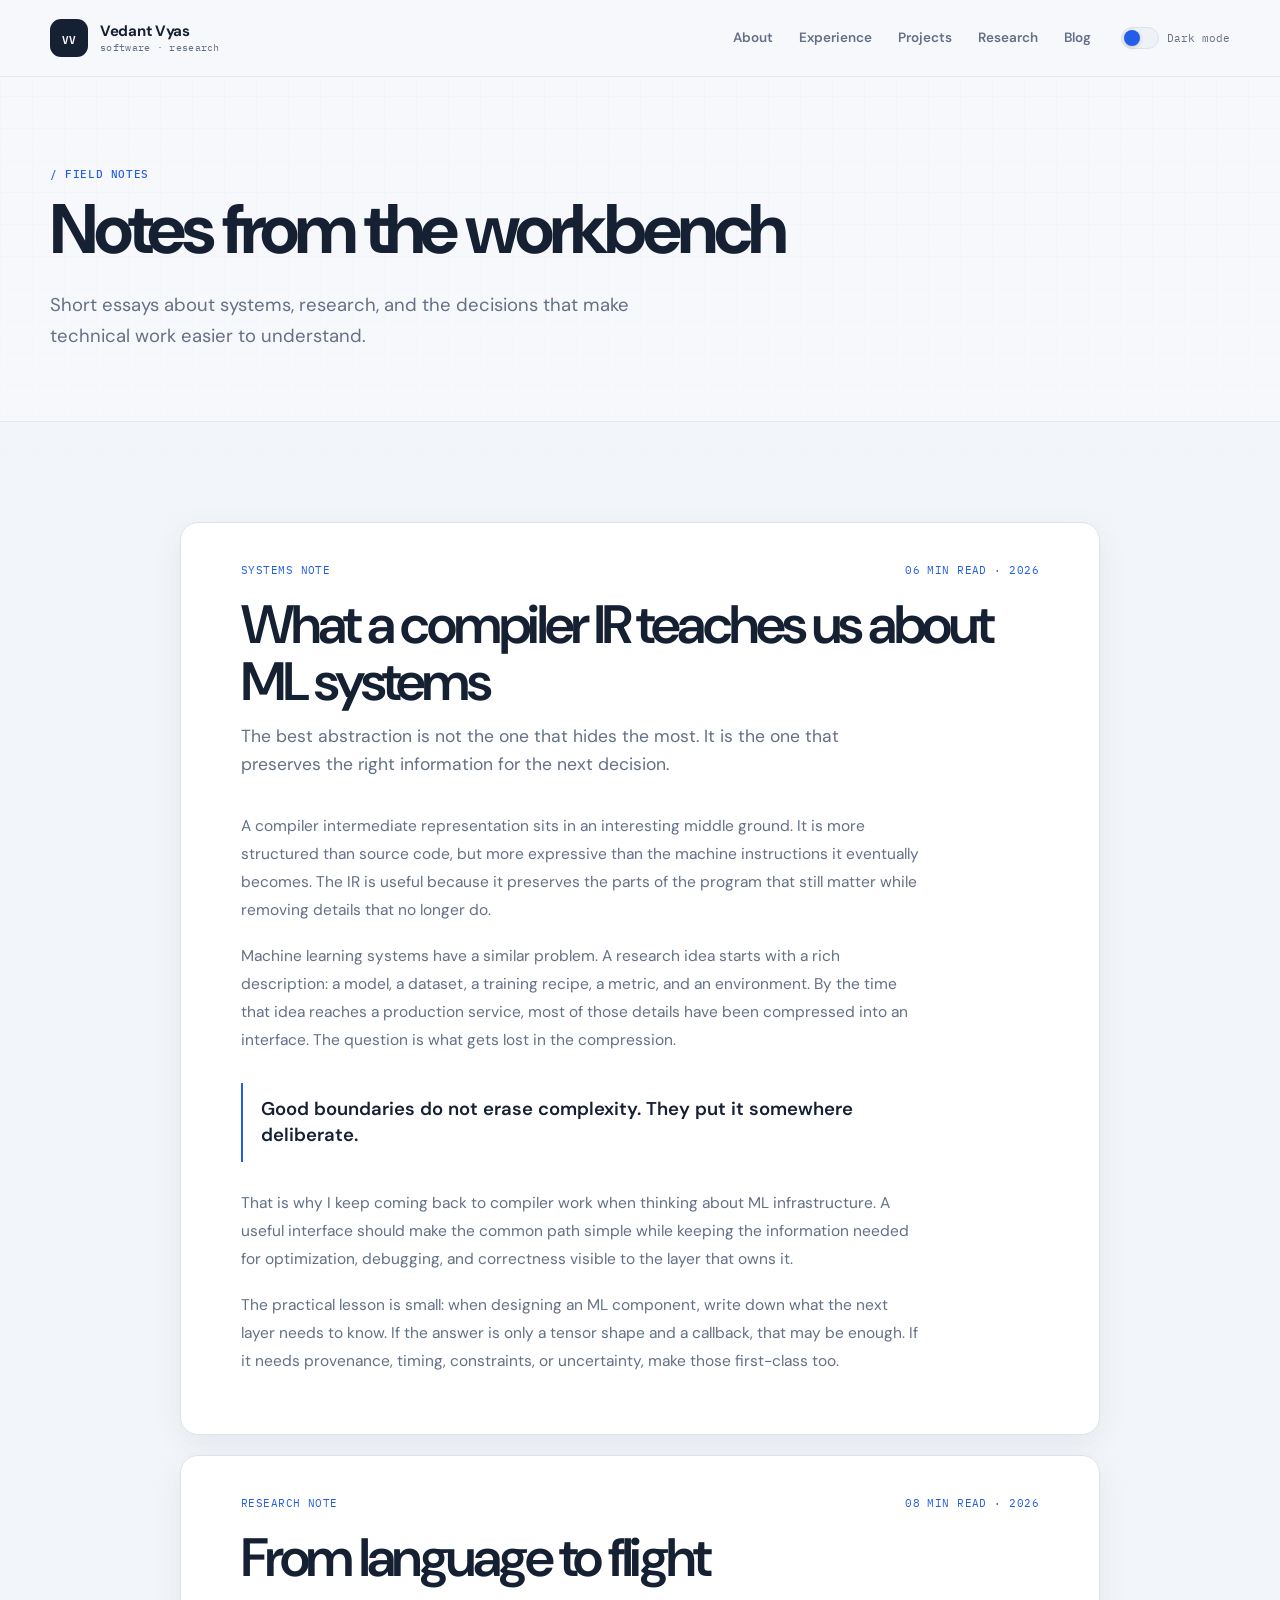
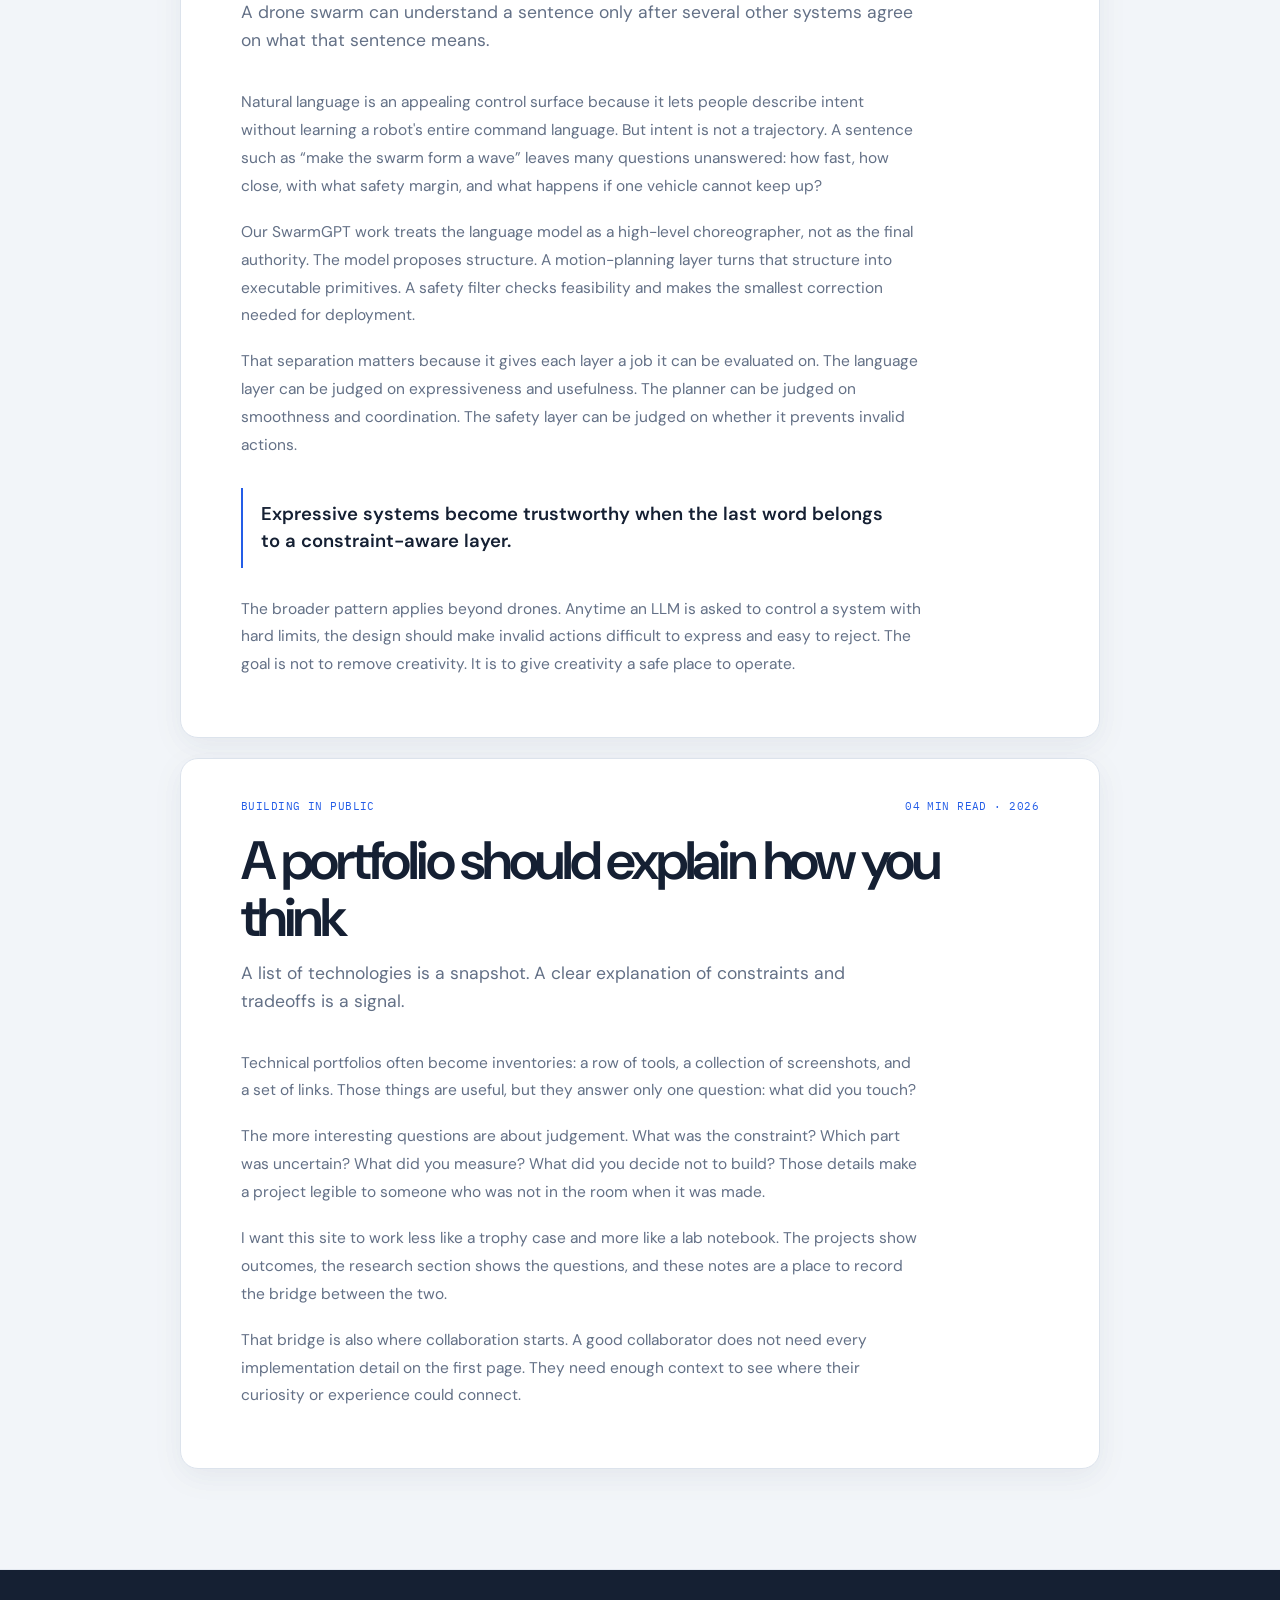
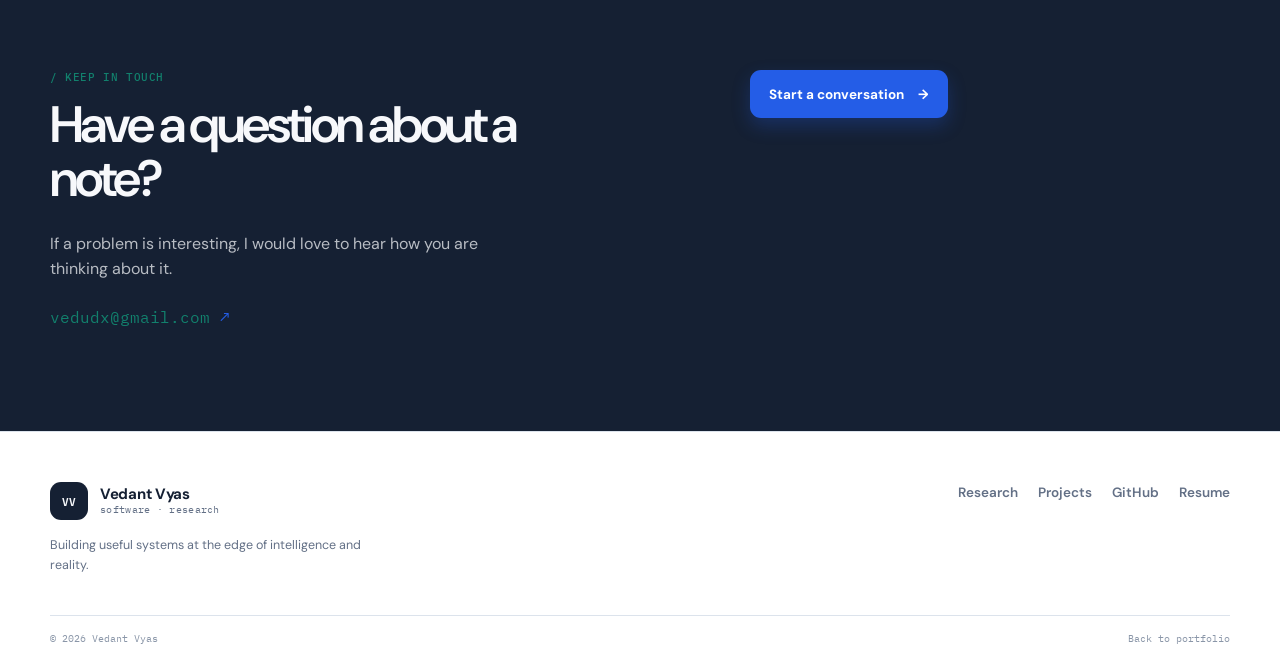
<file: blog.html>
<!DOCTYPE html>
<html lang="en">
  <head>
    <meta charset="UTF-8" />
    <meta name="viewport" content="width=device-width, initial-scale=1.0" />
    <meta name="description" content="Notes by Vedant Vyas on systems, machine learning, robotics, and building software." />
    <title>Notes | Vedant Vyas</title>
    <link rel="preconnect" href="https://fonts.googleapis.com" />
    <link rel="preconnect" href="https://fonts.gstatic.com" crossorigin />
    <link href="https://fonts.googleapis.com/css2?family=DM+Sans:wght@400;500;600;700&family=IBM+Plex+Mono:wght@400;500;600&display=swap" rel="stylesheet" />
    <link rel="stylesheet" href="css/style.css" />
    <script>document.documentElement.dataset.theme = localStorage.getItem('theme') || 'light';</script>
  </head>
  <body>
    <a class="skip-link" href="#main-content">Skip to content</a>
    <header class="site-header"><div class="container nav-shell"><a class="brand" href="index.html#top" aria-label="Vedant Vyas home"><span class="brand-mark">VV</span><span class="brand-copy"><strong>Vedant Vyas</strong><small>software · research</small></span></a><nav class="site-nav" aria-label="Primary navigation"><a href="index.html#about">About</a><a href="index.html#experience">Experience</a><a href="index.html#projects">Projects</a><a href="index.html#research">Research</a><a href="blog.html">Blog</a></nav><div class="nav-actions"><button class="theme-toggle" id="theme-toggle" type="button" aria-pressed="false" aria-label="Switch to dark mode"><span class="theme-toggle__track" aria-hidden="true"><span class="theme-toggle__thumb"></span></span><span id="theme-label">Dark mode</span></button><button class="menu-toggle" id="menu-toggle" type="button" aria-expanded="false" aria-controls="mobile-menu" aria-label="Open menu"><span></span><span></span></button></div></div><nav class="mobile-menu" id="mobile-menu" aria-label="Mobile navigation"><a href="index.html#about">About</a><a href="index.html#experience">Experience</a><a href="index.html#projects">Projects</a><a href="index.html#research">Research</a><a href="blog.html">Blog</a><a href="assets/Resume_Vedant_Vyas_Software_Engineer_2026-09.pdf">Download resume</a></nav></header>

    <main id="main-content">
      <section class="section blog-hero"><div class="container"><p class="section-index">/ field notes</p><h1 class="heading-primary">Notes from the workbench</h1><p class="hero-lede">Short essays about systems, research, and the decisions that make technical work easier to understand.</p></div></section>
      <section class="section section--tint"><div class="container blog-articles">
        <article class="blog-article" id="compiler-ir"><div class="blog-article__meta"><span>Systems note</span><span>06 min read · 2026</span></div><h2>What a compiler IR teaches us about ML systems</h2><p class="blog-article__dek">The best abstraction is not the one that hides the most. It is the one that preserves the right information for the next decision.</p><div class="blog-article__body"><p>A compiler intermediate representation sits in an interesting middle ground. It is more structured than source code, but more expressive than the machine instructions it eventually becomes. The IR is useful because it preserves the parts of the program that still matter while removing details that no longer do.</p><p>Machine learning systems have a similar problem. A research idea starts with a rich description: a model, a dataset, a training recipe, a metric, and an environment. By the time that idea reaches a production service, most of those details have been compressed into an interface. The question is what gets lost in the compression.</p><blockquote>Good boundaries do not erase complexity. They put it somewhere deliberate.</blockquote><p>That is why I keep coming back to compiler work when thinking about ML infrastructure. A useful interface should make the common path simple while keeping the information needed for optimization, debugging, and correctness visible to the layer that owns it.</p><p>The practical lesson is small: when designing an ML component, write down what the next layer needs to know. If the answer is only a tensor shape and a callback, that may be enough. If it needs provenance, timing, constraints, or uncertainty, make those first-class too.</p></div></article>
        <article class="blog-article" id="language-to-flight"><div class="blog-article__meta"><span>Research note</span><span>08 min read · 2026</span></div><h2>From language to flight</h2><p class="blog-article__dek">A drone swarm can understand a sentence only after several other systems agree on what that sentence means.</p><div class="blog-article__body"><p>Natural language is an appealing control surface because it lets people describe intent without learning a robot's entire command language. But intent is not a trajectory. A sentence such as “make the swarm form a wave” leaves many questions unanswered: how fast, how close, with what safety margin, and what happens if one vehicle cannot keep up?</p><p>Our SwarmGPT work treats the language model as a high-level choreographer, not as the final authority. The model proposes structure. A motion-planning layer turns that structure into executable primitives. A safety filter checks feasibility and makes the smallest correction needed for deployment.</p><p>That separation matters because it gives each layer a job it can be evaluated on. The language layer can be judged on expressiveness and usefulness. The planner can be judged on smoothness and coordination. The safety layer can be judged on whether it prevents invalid actions.</p><blockquote>Expressive systems become trustworthy when the last word belongs to a constraint-aware layer.</blockquote><p>The broader pattern applies beyond drones. Anytime an LLM is asked to control a system with hard limits, the design should make invalid actions difficult to express and easy to reject. The goal is not to remove creativity. It is to give creativity a safe place to operate.</p></div></article>
        <article class="blog-article" id="portfolio"><div class="blog-article__meta"><span>Building in public</span><span>04 min read · 2026</span></div><h2>A portfolio should explain how you think</h2><p class="blog-article__dek">A list of technologies is a snapshot. A clear explanation of constraints and tradeoffs is a signal.</p><div class="blog-article__body"><p>Technical portfolios often become inventories: a row of tools, a collection of screenshots, and a set of links. Those things are useful, but they answer only one question: what did you touch?</p><p>The more interesting questions are about judgement. What was the constraint? Which part was uncertain? What did you measure? What did you decide not to build? Those details make a project legible to someone who was not in the room when it was made.</p><p>I want this site to work less like a trophy case and more like a lab notebook. The projects show outcomes, the research section shows the questions, and these notes are a place to record the bridge between the two.</p><p>That bridge is also where collaboration starts. A good collaborator does not need every implementation detail on the first page. They need enough context to see where their curiosity or experience could connect.</p></div></article>
      </div></section>
      <section class="section contact-section"><div class="container contact-grid"><div><p class="section-index">/ keep in touch</p><h2>Have a question about a note?</h2><p class="contact-lede">If a problem is interesting, I would love to hear how you are thinking about it.</p><a class="contact-email" href="mailto:vedudx@gmail.com">vedudx@gmail.com <span>↗</span></a></div><div><a class="button button--primary" href="index.html#contact">Start a conversation <span>→</span></a></div></div></section>
    </main>

    <footer class="site-footer"><div class="container site-footer__inner"><div><a class="brand brand--footer" href="index.html#top"><span class="brand-mark">VV</span><span class="brand-copy"><strong>Vedant Vyas</strong><small>software · research</small></span></a><p>Building useful systems at the edge of intelligence and reality.</p></div><div class="footer-links"><a href="index.html#research">Research</a><a href="index.html#projects">Projects</a><a href="https://github.com/vedudx" target="_blank" rel="noreferrer noopener">GitHub</a><a href="assets/Resume_Vedant_Vyas_Software_Engineer_2026-09.pdf">Resume</a></div></div><div class="container site-footer__bottom"><span>© 2026 Vedant Vyas</span><span><a href="index.html">Back to portfolio</a></span></div></footer>
    <script src="index.js"></script>
  </body>
</html>
</file>
<file: css/style.css>
:root {
  --bg: #f7f8fb;
  --surface: #ffffff;
  --surface-2: #eef2f7;
  --surface-3: #e5ebf2;
  --text: #152033;
  --muted: #637086;
  --muted-2: #8a96a8;
  --line: #dce3ec;
  --accent: #245de7;
  --accent-strong: #1545b5;
  --accent-soft: #e6edff;
  --green: #12806d;
  --green-soft: #def4ec;
  --shadow: 0 18px 60px rgba(26, 43, 73, 0.09);
  --shadow-soft: 0 8px 30px rgba(26, 43, 73, 0.07);
  --radius: 18px;
  --mono: "IBM Plex Mono", SFMono-Regular, Consolas, monospace;
  --sans: "DM Sans", -apple-system, BlinkMacSystemFont, "Segoe UI", sans-serif;
}

[data-theme="dark"] {
  --bg: #101621;
  --surface: #172131;
  --surface-2: #1d2939;
  --surface-3: #253246;
  --text: #e9eef7;
  --muted: #a7b2c4;
  --muted-2: #7f8da2;
  --line: #2b3a4e;
  --accent: #78a2ff;
  --accent-strong: #9ab9ff;
  --accent-soft: #1b315d;
  --green: #70d5bb;
  --green-soft: #173a37;
  --shadow: 0 18px 60px rgba(0, 0, 0, 0.24);
  --shadow-soft: 0 8px 30px rgba(0, 0, 0, 0.2);
}

*, *::before, *::after { box-sizing: border-box; }
html { font-size: 62.5%; scroll-behavior: smooth; }
body { margin: 0; min-width: 320px; background: var(--bg); color: var(--text); font-family: var(--sans); font-size: 1.6rem; line-height: 1.6; overflow-x: hidden; transition: background .25s ease, color .25s ease; }
body::before { content: ""; position: fixed; inset: 0; pointer-events: none; z-index: -1; opacity: .38; background-image: linear-gradient(var(--line) 1px, transparent 1px), linear-gradient(90deg, var(--line) 1px, transparent 1px); background-size: 32px 32px; mask-image: linear-gradient(to bottom, rgba(0,0,0,.48), transparent 60%); }
img { max-width: 100%; }
a { color: inherit; text-decoration: none; }
button, input, textarea { font: inherit; }
button { cursor: pointer; }
.container { width: min(118rem, calc(100% - 5.6rem)); margin: 0 auto; }
.skip-link { position: fixed; top: 1.2rem; left: 1.2rem; z-index: 2000; transform: translateY(-160%); padding: 1rem 1.4rem; border-radius: .8rem; background: var(--accent); color: #fff; font-weight: 700; }
.skip-link:focus { transform: translateY(0); }

.site-header { position: sticky; top: 0; z-index: 1000; border-bottom: 1px solid color-mix(in srgb, var(--line) 76%, transparent); background: color-mix(in srgb, var(--bg) 86%, transparent); backdrop-filter: blur(18px); }
.nav-shell { min-height: 7.6rem; display: flex; align-items: center; justify-content: space-between; gap: 3rem; }
.brand { display: inline-flex; align-items: center; gap: 1.2rem; min-width: max-content; }
.brand-mark { display: grid; place-items: center; width: 3.8rem; height: 3.8rem; border-radius: 1.1rem; background: var(--text); color: var(--bg); font: 600 1.05rem var(--mono); letter-spacing: 0; }
.brand-copy { display: grid; gap: .05rem; line-height: 1.2; }
.brand-copy strong { font-size: 1.5rem; letter-spacing: -.02em; }
.brand-copy small { color: var(--muted); font: 1rem var(--mono); letter-spacing: .03em; }
.site-nav { display: flex; align-items: center; gap: 2.6rem; margin-left: auto; }
.site-nav a, .footer-links a { color: var(--muted); font-size: 1.35rem; font-weight: 600; transition: color .2s ease; }
.site-nav a:hover, .footer-links a:hover, .hero-links a:hover, .text-link:hover { color: var(--accent); }
.nav-actions { display: flex; align-items: center; gap: 1.8rem; }
.theme-toggle { display: inline-flex; align-items: center; gap: .8rem; padding: .4rem 0; border: 0; background: transparent; color: var(--muted); font: 1.1rem var(--mono); white-space: nowrap; }
.theme-toggle__track { display: flex; align-items: center; width: 3.8rem; height: 2.2rem; padding: .2rem; border: 1px solid var(--line); border-radius: 99rem; background: var(--surface-2); }
.theme-toggle__thumb { width: 1.6rem; height: 1.6rem; border-radius: 50%; background: var(--accent); box-shadow: 0 1px 4px rgba(0,0,0,.18); transition: transform .25s ease; }
[aria-pressed="true"] .theme-toggle__thumb { transform: translateX(1.6rem); }
.menu-toggle { display: none; width: 3.6rem; height: 3.6rem; padding: .8rem; border: 1px solid var(--line); border-radius: 1rem; background: var(--surface); }
.menu-toggle span { display: block; width: 100%; height: 1px; margin: .45rem 0; background: var(--text); }
.mobile-menu { display: none; padding: 1.2rem 2.8rem 2rem; border-top: 1px solid var(--line); background: var(--bg); }
.mobile-menu a { display: block; padding: 1.1rem 0; border-bottom: 1px solid var(--line); color: var(--muted); font-size: 1.5rem; font-weight: 600; }
.mobile-menu a:last-child { border-bottom: 0; color: var(--accent); }

.hero { position: relative; padding: 10.5rem 0 3rem; }
.hero-grid { display: grid; grid-template-columns: minmax(0, 1.04fr) minmax(34rem, .96fr); align-items: center; gap: 8rem; min-height: 62rem; }
.eyebrow, .section-index, .signal-card__label, .hero-visual__topline, .hero-strip, .project-card__meta, .publication-card__top, .blog-card__meta, .experience-item__date, .experience-tag, .skills-band > span, .research-thread__label { color: var(--muted-2); font: 500 1.1rem var(--mono); letter-spacing: .055em; text-transform: uppercase; }
.eyebrow { display: flex; align-items: center; gap: 1rem; margin: 0 0 2rem; }
.eyebrow-dot, .status-dot { width: .8rem; height: .8rem; border-radius: 50%; background: var(--green); box-shadow: 0 0 0 .4rem var(--green-soft); }
.status-dot { position: relative; flex: 0 0 auto; animation: statusPulse 3.2s ease-in-out infinite; }
.status-dot::after { content: ""; position: absolute; inset: -.75rem; border: 2px solid color-mix(in srgb, var(--green) 74%, transparent); border-radius: 50%; opacity: 0; animation: statusRing 3.2s ease-out infinite; }
.hero h1 { max-width: 69rem; margin: 0; color: var(--text); font-size: clamp(4.6rem, 6vw, 8.3rem); font-weight: 600; letter-spacing: -.07em; line-height: .98; }
.hero-lede { max-width: 58rem; margin: 3rem 0 0; color: var(--muted); font-size: 1.85rem; line-height: 1.65; }
.hero-actions { display: flex; align-items: center; flex-wrap: wrap; gap: 1rem; margin-top: 3.4rem; }
.button { display: inline-flex; align-items: center; justify-content: center; gap: 1.4rem; min-height: 4.8rem; padding: 1.2rem 1.8rem; border: 1px solid transparent; border-radius: 1.1rem; font-size: 1.35rem; font-weight: 700; transition: transform .2s ease, border-color .2s ease, background .2s ease, color .2s ease; }
.button:hover { transform: translateY(-2px); }
.button--primary { background: var(--accent); color: #fff; box-shadow: 0 8px 18px color-mix(in srgb, var(--accent) 26%, transparent); }
.button--primary:hover { background: var(--accent-strong); }
.button--quiet { border-color: var(--line); background: var(--surface); color: var(--text); }
.button--quiet:hover { border-color: var(--accent); color: var(--accent); }
.hero-links { display: flex; flex-wrap: wrap; gap: 2.2rem; margin-top: 3.6rem; }
.hero-links a { color: var(--muted); font: 1.25rem var(--mono); transition: color .2s ease; }
.hero-links span, .text-link span, .contact-email span { color: var(--accent); }
.hero-visual { position: relative; min-height: 47rem; overflow: hidden; border: 1px solid var(--line); border-radius: 2.2rem; background: linear-gradient(135deg, var(--surface) 0%, var(--surface-2) 100%); box-shadow: var(--shadow); }
.hero-visual__topline { position: absolute; top: 2rem; left: 2.4rem; right: 2.4rem; display: flex; justify-content: space-between; gap: 1rem; font-size: .95rem; }
.hero-visual__grid { position: absolute; inset: 0; opacity: .6; background-image: linear-gradient(var(--line) 1px, transparent 1px), linear-gradient(90deg, var(--line) 1px, transparent 1px); background-size: 5.4rem 5.4rem; mask-image: radial-gradient(circle at 55% 48%, #000 0%, transparent 68%); }
.hero-visual__scan { position: absolute; top: -12rem; left: -18%; width: 136%; height: 1px; transform: rotate(-15deg); background: linear-gradient(90deg, transparent, color-mix(in srgb, var(--accent) 78%, transparent), transparent); box-shadow: 0 0 1.6rem color-mix(in srgb, var(--accent) 40%, transparent); opacity: 0; animation: heroScan 5.8s ease-in-out infinite; }
.signal-card { position: absolute; border: 1px solid var(--line); border-radius: 1.6rem; background: color-mix(in srgb, var(--surface) 92%, transparent); box-shadow: var(--shadow-soft); backdrop-filter: blur(8px); }
.signal-card--main { top: 10rem; left: 7%; right: 13%; padding: 2.4rem; }
.signal-card--main strong { display: block; margin: 1.4rem 0 .8rem; font-size: 2.8rem; letter-spacing: -.04em; line-height: 1.12; }
.signal-card--main p { max-width: 35rem; margin: 0; color: var(--muted); font-size: 1.35rem; line-height: 1.55; }
.signal-card__footer { display: flex; align-items: center; gap: 1rem; margin-top: 2.2rem; padding-top: 1.4rem; border-top: 1px solid var(--line); color: var(--muted); font: 1rem var(--mono); }
.signal-card--side { right: 5%; bottom: 6.5rem; width: 15.5rem; padding: 1.5rem; }
.signal-card--side ul { display: grid; gap: .8rem; margin: 1.4rem 0 0; padding: 0; list-style: none; font: 1.2rem var(--mono); }
.signal-card--side li { display: flex; gap: 1rem; }
.signal-card--side li span { color: var(--accent); }
.hero-visual__notation { position: absolute; bottom: 2rem; left: 2.4rem; color: var(--muted-2); font: 1rem var(--mono); }
.hero-strip { display: flex; align-items: center; gap: 1.5rem; padding: 1.8rem 0 0; border-top: 1px solid var(--line); }
.hero-strip strong { color: var(--text); font-size: 1.25rem; font-weight: 600; text-transform: none; letter-spacing: 0; }
.hero-strip__divider { width: 3.2rem; height: 1px; background: var(--line); }
.hero-strip a { margin-left: auto; color: var(--accent); font-size: 1.2rem; text-transform: none; letter-spacing: 0; }

.section { padding: 10rem 0; }
.section--tint { background: color-mix(in srgb, var(--surface-2) 52%, transparent); border-top: 1px solid color-mix(in srgb, var(--line) 70%, transparent); border-bottom: 1px solid color-mix(in srgb, var(--line) 70%, transparent); }
.section-index { margin: 0 0 1.4rem; color: var(--accent); }
.section h2 { margin: 0; font-size: clamp(3.2rem, 4vw, 5.3rem); font-weight: 600; letter-spacing: -.06em; line-height: 1.05; }
.about-layout { display: grid; grid-template-columns: .8fr 1.2fr; gap: 12rem; }
.section-intro h2 { max-width: 45rem; }
.about-copy > p { max-width: 67rem; margin: 0 0 1.8rem; color: var(--muted); font-size: 1.7rem; line-height: 1.75; }
.about-copy em { color: var(--text); font-style: normal; }
.principles { display: grid; grid-template-columns: repeat(3, 1fr); gap: 1.2rem; margin-top: 4.4rem; }
.principles > div { display: grid; gap: .55rem; padding-top: 1.4rem; border-top: 1px solid var(--line); }
.principles span { color: var(--accent); font: 1rem var(--mono); }
.principles strong { font-size: 1.3rem; line-height: 1.3; }
.principles small { color: var(--muted); font-size: 1.15rem; line-height: 1.45; }
.section-heading { display: flex; align-items: end; justify-content: space-between; gap: 3rem; margin-bottom: 5rem; }
.section-heading__note { max-width: 28rem; margin: 0; color: var(--muted); font-size: 1.35rem; line-height: 1.5; text-align: right; }
.text-link { display: inline-flex; align-items: center; gap: .8rem; width: max-content; color: var(--accent); font-size: 1.3rem; font-weight: 700; transition: color .2s ease; }

.experience-list { position: relative; max-width: 100rem; margin-left: 19rem; border-left: 1px solid var(--line); }
.experience-item { position: relative; display: grid; grid-template-columns: 17rem 1fr; gap: 3.2rem; padding: 0 0 4rem 3.2rem; }
.experience-item:last-child { padding-bottom: 0; }
.experience-item__date { padding-top: .4rem; font-size: 1rem; text-align: right; }
.experience-item__marker { position: absolute; top: .5rem; left: -.45rem; width: .9rem; height: .9rem; border: 2px solid var(--bg); border-radius: 50%; background: var(--line); box-shadow: 0 0 0 1px var(--line); }
.experience-item--current .experience-item__marker { background: var(--green); box-shadow: 0 0 0 .4rem var(--green-soft); }
.experience-item__body { padding: 2.2rem 2.4rem; border: 1px solid var(--line); border-radius: 1.5rem; background: var(--surface); box-shadow: var(--shadow-soft); }
.experience-item--current .experience-item__body { border-color: color-mix(in srgb, var(--green) 40%, var(--line)); }
.experience-item__top { display: flex; align-items: start; justify-content: space-between; gap: 2rem; }
.experience-item h3 { margin: 0; font-size: 1.8rem; letter-spacing: -.025em; line-height: 1.25; }
.experience-item p { margin: .5rem 0 0; color: var(--muted); font-size: 1.3rem; }
.experience-item p span { color: var(--accent); }
.experience-item ul { display: grid; gap: .6rem; margin: 1.8rem 0 0; padding: 1.8rem 0 0 1.8rem; border-top: 1px solid var(--line); color: var(--muted); font-size: 1.35rem; line-height: 1.6; }
.experience-item li::marker { color: var(--accent); }
.experience-tag { flex: 0 0 auto; padding: .45rem .7rem; border: 1px solid var(--line); border-radius: .6rem; color: var(--accent); font-size: .9rem; letter-spacing: .02em; }
.skills-band { display: grid; grid-template-columns: 12rem 1fr; gap: 2rem; align-items: start; margin: 6rem 0 0 19rem; padding-top: 2rem; border-top: 1px solid var(--line); }
.skill-list { display: flex; flex-wrap: wrap; gap: .7rem; }
.skill-list span { padding: .65rem .9rem; border: 1px solid var(--line); border-radius: .7rem; color: var(--muted); background: var(--surface); font: 1.1rem var(--mono); }

.project-grid { display: grid; grid-template-columns: repeat(2, 1fr); gap: 2rem; }
.project-card { overflow: hidden; border: 1px solid var(--line); border-radius: var(--radius); background: var(--surface); box-shadow: var(--shadow-soft); }
.project-card__visual { position: relative; display: grid; place-items: center; min-height: 20rem; overflow: hidden; background: #dce8f3; }
.project-card__visual--dark { background: #1a2230; }
.project-card__visual--terminal { background: #d9e5dc; }
.project-card__visual img { width: 62%; max-height: 16rem; object-fit: contain; transition: transform .35s ease; }
.project-card:hover .project-card__visual img { transform: scale(1.04); }
.project-card__number { position: absolute; top: 1.4rem; right: 1.4rem; color: rgba(21,32,51,.55); font: 1.1rem var(--mono); }
.project-card__visual--dark .project-card__number { color: rgba(255,255,255,.55); }
.project-card__body { padding: 2.4rem; }
.project-card__meta { display: flex; justify-content: space-between; gap: 1rem; font-size: 1rem; }
.project-card h3 { margin: 1.3rem 0 .8rem; font-size: 2rem; letter-spacing: -.035em; }
.project-card p { min-height: 4.8rem; margin: 0 0 1.8rem; color: var(--muted); font-size: 1.35rem; line-height: 1.6; }

.research-overview { display: grid; grid-template-columns: 1fr 1fr; gap: 8rem; align-items: end; margin-bottom: 3.2rem; }
.research-overview > div:first-child p { max-width: 58rem; margin: 0; color: var(--muted); font-size: 1.8rem; line-height: 1.65; }
.metrics { display: flex; justify-content: end; gap: 3rem; }
.metrics div { display: grid; gap: .2rem; min-width: 8rem; padding-left: 1.5rem; border-left: 1px solid var(--line); }
.metrics strong { font-size: 2.8rem; font-weight: 600; letter-spacing: -.05em; }
.metrics span { color: var(--muted); font: 1rem var(--mono); text-transform: uppercase; }
.publication-grid { display: grid; grid-template-columns: repeat(2, 1fr); gap: 1.4rem; }
.publication-card { display: flex; flex-direction: column; min-height: 29rem; padding: 2.4rem; border: 1px solid var(--line); border-radius: 1.5rem; background: var(--surface); transition: transform .2s ease, border-color .2s ease; }
.publication-card:hover { transform: translateY(-3px); border-color: var(--accent); }
.publication-card--featured { background: linear-gradient(135deg, var(--accent-soft), var(--surface)); }
.publication-card__top { display: flex; justify-content: space-between; gap: 1rem; font-size: .95rem; line-height: 1.4; }
.citation-count { color: var(--green); white-space: nowrap; }
.publication-card h3 { margin: 2.6rem 0 1.1rem; max-width: 62rem; font-size: 2rem; letter-spacing: -.035em; line-height: 1.25; }
.publication-card p { margin: 0 0 2rem; color: var(--muted); font-size: 1.3rem; line-height: 1.65; }
.publication-card .text-link { margin-top: auto; }
.research-thread { display: grid; grid-template-columns: 15rem 1fr auto; gap: 2rem; align-items: center; margin-top: 3.2rem; padding: 2rem 2.4rem; border: 1px solid var(--line); border-radius: 1.5rem; background: var(--surface); }
.research-thread__label { color: var(--green); }
.research-thread h3 { margin: 0; font-size: 1.8rem; }
.research-thread p { margin: .3rem 0 0; color: var(--muted); font-size: 1.3rem; }

.blog-grid { display: grid; grid-template-columns: repeat(3, 1fr); gap: 1.4rem; }
.blog-card { display: flex; flex-direction: column; min-height: 28rem; padding: 2.4rem; border: 1px solid var(--line); border-radius: 1.5rem; background: var(--surface); }
.blog-card--accent { background: var(--accent); color: #fff; border-color: var(--accent); }
.blog-card--accent .blog-card__meta, .blog-card--accent p { color: rgba(255,255,255,.74); }
.blog-card--accent .text-link, .blog-card--accent .text-link span { color: #fff; }
.blog-card__meta { display: flex; justify-content: space-between; gap: 1rem; font-size: .95rem; }
.blog-card h3 { margin: 2.8rem 0 1rem; font-size: 2.1rem; letter-spacing: -.04em; line-height: 1.18; }
.blog-card p { margin: 0 0 2rem; color: var(--muted); font-size: 1.35rem; line-height: 1.6; }
.blog-card .text-link { margin-top: auto; }
.reveal-on-scroll { opacity: 0; transform: translateY(6px); transition: opacity .55s ease, transform .55s ease; }
.reveal-on-scroll.is-visible { opacity: 1; transform: translateY(0); }

.blog-hero { padding-top: 9rem; padding-bottom: 7rem; }
.blog-hero .heading-primary { max-width: 75rem; }
.blog-hero .hero-lede { max-width: 58rem; margin-top: 2.5rem; }
.blog-articles { display: grid; gap: 2rem; max-width: 92rem; }
.blog-article { scroll-margin-top: 10rem; padding: 4rem clamp(2.4rem, 5vw, 6rem); border: 1px solid var(--line); border-radius: 1.8rem; background: var(--surface); box-shadow: var(--shadow-soft); }
.blog-article__meta { display: flex; justify-content: space-between; gap: 2rem; color: var(--accent); font: 1.1rem var(--mono); letter-spacing: .04em; text-transform: uppercase; }
.blog-article h2 { max-width: 76rem; margin: 2rem 0 1.2rem; font-size: clamp(3rem, 5vw, 5.4rem); letter-spacing: -.06em; line-height: 1.05; }
.blog-article__dek { max-width: 68rem; margin: 0 0 3.5rem; color: var(--muted); font-size: 1.75rem; line-height: 1.6; }
.blog-article__body { max-width: 68rem; color: var(--muted); font-size: 1.55rem; line-height: 1.8; }
.blog-article__body p { margin: 0 0 1.8rem; }
.blog-article__body blockquote { margin: 2.8rem 0; padding: 1.3rem 1.8rem; border-left: 2px solid var(--accent); color: var(--text); font-size: 1.85rem; font-weight: 600; line-height: 1.45; }

.contact-section { background: var(--text); color: var(--bg); }
.contact-section .section-index { color: var(--green); }
.contact-grid { display: grid; grid-template-columns: 1fr .8fr; gap: 10rem; align-items: start; }
.contact-grid h2 { max-width: 52rem; color: var(--bg); }
.contact-lede { max-width: 44rem; margin: 2.5rem 0 2.3rem; color: color-mix(in srgb, var(--bg) 72%, transparent); font-size: 1.6rem; }
.contact-email { display: inline-flex; gap: 1rem; color: var(--green); font: 1.6rem var(--mono); }
.contact-form { display: grid; gap: .9rem; padding: 2.4rem; border: 1px solid rgba(255,255,255,.16); border-radius: 1.6rem; background: rgba(255,255,255,.06); }
.contact-form label { margin-top: .8rem; color: rgba(255,255,255,.7); font: 1.1rem var(--mono); text-transform: uppercase; }
.contact-form input, .contact-form textarea { width: 100%; border: 1px solid rgba(255,255,255,.14); border-radius: .9rem; padding: 1.15rem 1.2rem; outline: 0; resize: vertical; background: rgba(255,255,255,.08); color: #fff; }
.contact-form input::placeholder, .contact-form textarea::placeholder { color: rgba(255,255,255,.48); }
.contact-form input:focus, .contact-form textarea:focus { border-color: var(--green); box-shadow: 0 0 0 3px rgba(112,213,187,.14); }
.contact-form .button { justify-self: start; margin-top: 1rem; }

.site-footer { padding: 5rem 0 2rem; background: var(--surface); border-top: 1px solid var(--line); }
.site-footer__inner { display: flex; justify-content: space-between; gap: 4rem; }
.brand--footer { margin-bottom: 1.5rem; }
.site-footer__inner p { max-width: 32rem; margin: 0; color: var(--muted); font-size: 1.25rem; }
.footer-links { display: flex; align-items: start; flex-wrap: wrap; gap: 2rem; }
.site-footer__bottom { display: flex; justify-content: space-between; gap: 2rem; margin-top: 4rem; padding-top: 1.6rem; border-top: 1px solid var(--line); color: var(--muted-2); font: 1rem var(--mono); }

/* Compatibility styles for the older case-study pages kept in this repository. */
.header { position: sticky; top: 0; z-index: 1000; background: var(--bg); border-bottom: 1px solid var(--line); }
.header__content { display: flex; align-items: center; justify-content: space-between; width: min(118rem, calc(100% - 5.6rem)); min-height: 7.6rem; margin: 0 auto; }
.header__logo-container { display: flex; align-items: center; gap: 1.2rem; color: var(--text); }
.header__logo-img-cont { width: 3.8rem; height: 3.8rem; overflow: hidden; border-radius: 1.1rem; }
.header__logo-img { display: block; width: 100%; height: 100%; object-fit: cover; }
.header__logo-sub { font-weight: 700; }
.header__links { display: flex; gap: 2rem; margin: 0; padding: 0; list-style: none; }
.header__link { color: var(--muted); font-size: 1.3rem; font-weight: 600; }
.header__main-ham-menu-cont, .header__sm-menu { display: none; }
.main-container { width: min(118rem, calc(100% - 5.6rem)); margin: 0 auto; }
.heading-primary { margin: 0; font-size: clamp(4rem, 6vw, 7rem); letter-spacing: -.06em; line-height: 1; }
.heading-sm { font-size: 1.5rem; }
.text-primary { color: var(--muted); font-size: 1.8rem; }
.project-cs-hero { padding: 14rem 0 10rem; background: var(--surface-2); color: var(--text); }
.project-cs-hero__content { width: min(90rem, calc(100% - 5.6rem)); margin: 0 auto; text-align: center; }
.project-cs-hero__info { max-width: 65rem; margin: 2rem auto 0; }
.project-cs-hero__cta { margin-top: 3rem; }
.project-details { padding: 8rem 0; }
.project-details__content { max-width: 90rem; margin: 0 auto; }
.project-details__showcase-img-cont { margin-bottom: 5rem; }
.project-details__showcase-img { display: block; width: 100%; border-radius: 1.5rem; }
.project-details__content-main { max-width: 72rem; margin: 0 auto; }
.project-details__content-title { margin: 0 0 1.6rem; font-size: 2rem; }
.project-details__desc { margin-bottom: 5rem; }
.project-details__desc-para { color: var(--muted); font-size: 1.6rem; }
.project-details__tools-used { margin-bottom: 5rem; }
.skills { display: flex; flex-wrap: wrap; gap: .7rem; }
.skills__skill { padding: .7rem 1rem; border: 1px solid var(--line); border-radius: .7rem; color: var(--muted); background: var(--surface); font: 1.1rem var(--mono); }
.project-details__links-btn { margin-right: 1rem; }
.main-footer { padding: 5rem 0 2rem; background: var(--text); color: var(--bg); }
.main-footer__upper { display: flex; justify-content: space-between; gap: 4rem; }
.main-footer__row-2 { max-width: 38rem; }
.main-footer__short-desc { color: var(--muted); font-size: 1.3rem; }
.main-footer__social-cont { display: flex; gap: 1rem; margin-top: 1.5rem; }
.main-footer__icon { width: 2.4rem; height: 2.4rem; object-fit: contain; }
.main-footer__lower { margin-top: 3rem; padding-top: 1.5rem; border-top: 1px solid var(--line); color: var(--muted); font-size: 1.1rem; }

@keyframes heroScan {
  0%, 12% { transform: translateY(0) rotate(-15deg); opacity: 0; }
  24% { opacity: .7; }
  48% { transform: translateY(35rem) rotate(-15deg); opacity: .18; }
  64% { opacity: .62; }
  84%, 100% { transform: translateY(57rem) rotate(-15deg); opacity: 0; }
}

@keyframes statusPulse {
  0%, 100% { box-shadow: 0 0 0 .4rem var(--green-soft); }
  50% { box-shadow: 0 0 0 .7rem color-mix(in srgb, var(--green-soft) 50%, transparent); }
}

@keyframes statusRing {
  0%, 18% { transform: scale(.6); opacity: 0; }
  30% { opacity: .9; }
  72%, 100% { transform: scale(1.8); opacity: 0; }
}

@media (max-width: 900px) {
  .site-nav { display: none; }
  .menu-toggle { display: block; }
  .mobile-menu.is-open { display: block; }
  .hero-grid, .about-layout, .contact-grid { grid-template-columns: 1fr; gap: 5rem; }
  .hero-grid { min-height: 0; }
  .hero-visual { min-height: 42rem; }
  .about-layout { gap: 3rem; }
  .experience-list, .skills-band { margin-left: 0; }
  .research-overview { grid-template-columns: 1fr; gap: 3rem; }
  .metrics { justify-content: start; }
  .contact-grid { gap: 4rem; }
}

@media (max-width: 640px) {
  html { font-size: 58%; }
  .container, .main-container, .header__content { width: min(100% - 3.2rem, 118rem); }
  .hero { padding-top: 7rem; }
  .hero h1 { font-size: clamp(4.2rem, 13vw, 6.2rem); }
  .hero-lede { font-size: 1.65rem; }
  .hero-visual { min-height: 37rem; }
  .hero-visual__topline { font-size: .8rem; }
  .signal-card--main { top: 8rem; left: 5%; right: 5%; padding: 1.8rem; }
  .signal-card--main strong { font-size: 2.25rem; }
  .signal-card--side { right: 5%; bottom: 5rem; width: 13.5rem; }
  .hero-strip { display: grid; grid-template-columns: auto 1fr; gap: .8rem 1rem; }
  .hero-strip__divider { display: none; }
  .hero-strip a { grid-column: 2; margin: 0; }
  .section { padding: 7rem 0; }
  .section-heading { align-items: start; flex-direction: column; gap: 1.5rem; margin-bottom: 3.5rem; }
  .section-heading__note { text-align: left; }
  .principles, .project-grid, .publication-grid, .blog-grid { grid-template-columns: 1fr; }
  .experience-item { grid-template-columns: 1fr; gap: .6rem; padding: 0 0 2.5rem 2.2rem; }
  .experience-item__date { text-align: left; }
  .experience-item__marker { top: .35rem; left: -.45rem; }
  .experience-item__top { display: block; }
  .experience-tag { display: inline-block; margin-top: 1rem; }
  .skills-band { grid-template-columns: 1fr; gap: 1rem; margin-top: 4rem; }
  .research-thread { grid-template-columns: 1fr; gap: 1rem; }
  .research-thread .button { justify-self: start; margin-top: 1rem; }
  .metrics { gap: 1.5rem; }
  .metrics div { min-width: 7rem; }
  .contact-form .button { width: 100%; }
  .site-footer__inner, .site-footer__bottom { display: block; }
  .footer-links { margin-top: 2.5rem; }
  .site-footer__bottom span { display: block; margin-top: .6rem; }
  .header__links { display: none; }
  .main-footer__upper { display: block; }
  .main-footer__row-1 { margin-top: 3rem; }
}

@media (prefers-reduced-motion: reduce) {
  *, *::before, *::after { scroll-behavior: auto !important; transition-duration: .01ms !important; animation-duration: .01ms !important; animation-iteration-count: 1 !important; }
  .hero-visual__scan, .status-dot, .status-dot::after { animation: none; }
  .reveal-on-scroll, .reveal-on-scroll.is-visible { opacity: 1; transform: none; transition: none; }
}
</file>
